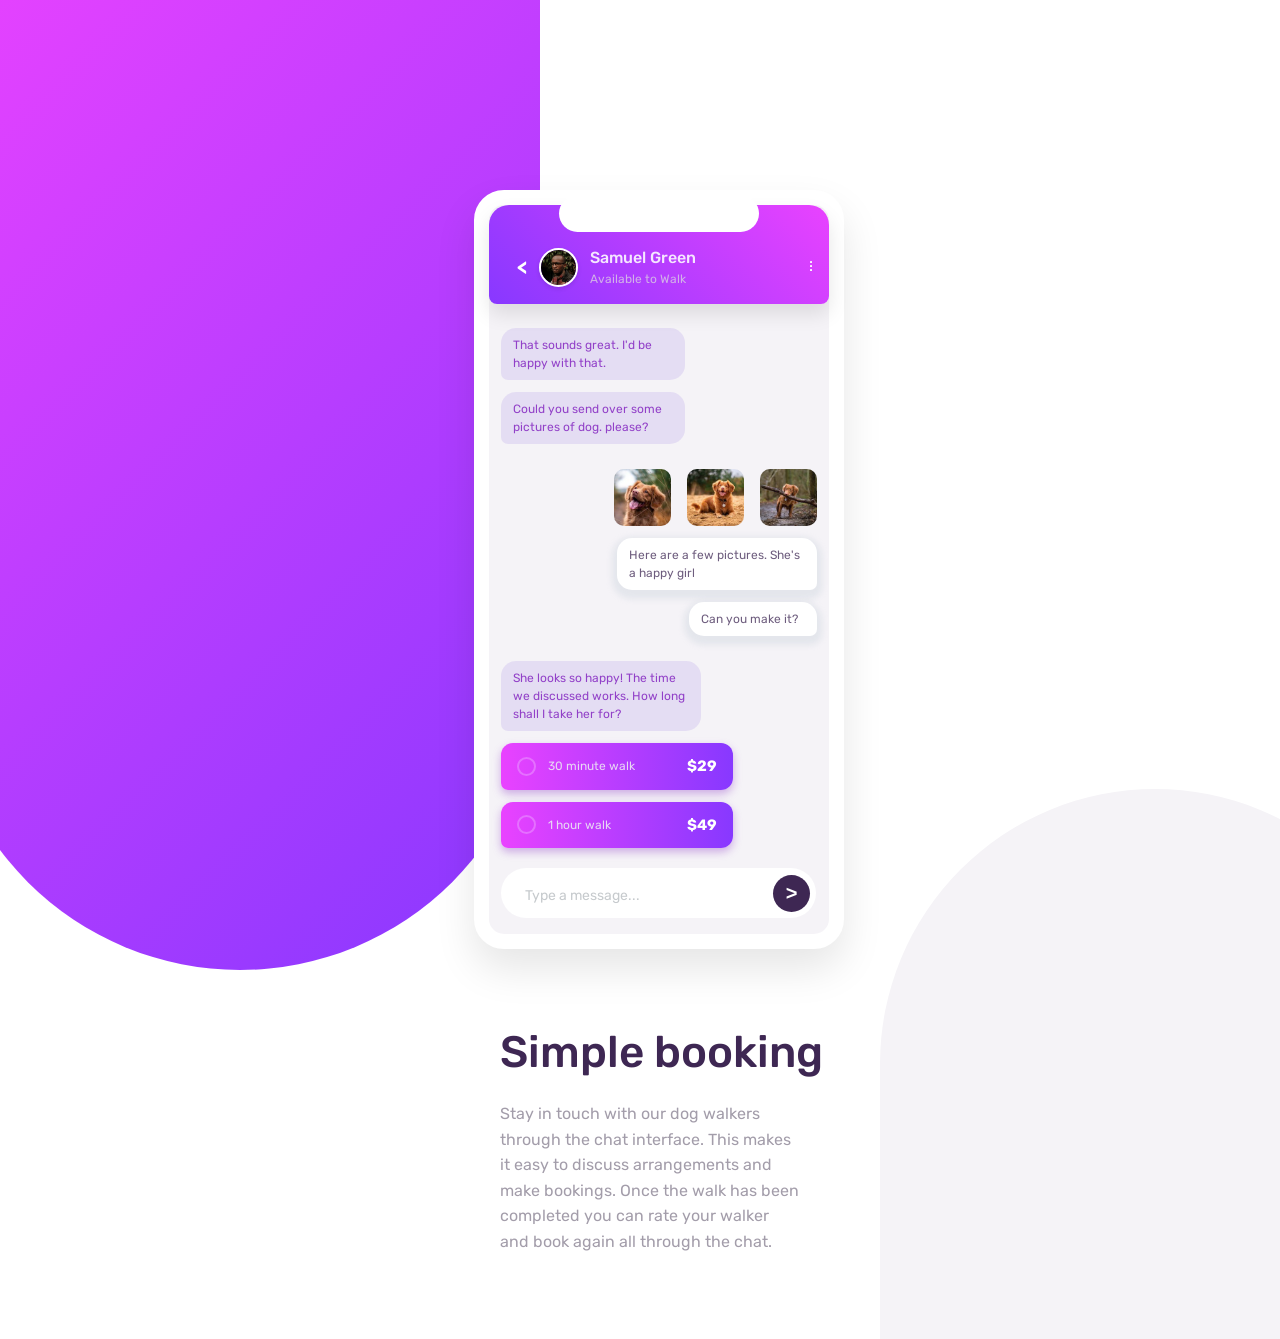
<file: index.html>
<!DOCTYPE html>
<html lang="en">
  <head>
    <meta charset="UTF-8" />
    <meta name="viewport" content="width=device-width, initial-scale=1.0" />
    <title>CHAT-APP-CSS-ILLUSTRATION-MASTER</title>
    <link rel="icon" type="image/png" sizes="32x32" href="favicon-32x32.png" />
    <link href="style.css" rel="stylesheet" />
    <link
      href="https://fonts.googleapis.com/css2?family=Rubik:wght@400;500;700&display=swap"
      rel="stylesheet"
    />
  </head>
  <body>
    <div class="background"></div>

    <div class="mobile">
      <header class="chat-header">
        <div class="white-box"></div>

        <p class="symbol1"><</p>

        <img src="avatar.jpg" alt="avatar img" class="avatar-img" />

        <div class="wrapper">
          <p class="avatar-name">Samuel Green</p>

          <p class="text1">Available to Walk</p>
        </div>
        <div class="dots">
          <p class="dot">.</p>

          <p class="dot2">.</p>

          <p>.</p>
        </div>
      </header>
      <p class="status-text">That sounds great. I'd be happy with that.</p>

      <p class="status-text2">
        Could you send over some pictures of dog. please?
      </p>

      <div class="dogs">
        <img src="dog-image-1.jpg" alt="dog img" class="dog-img" />

        <img src="dog-image-2.jpg" alt="dog img" class="dog-img" />

        <img src="dog-image-3.jpg" alt="dog-img" class="dog-img" />
      </div>

      <p class="status-text3">Here are a few pictures. She's a happy girl</p>

      <p class="status-text4">Can you make it?</p>

      <p class="status-text5">
        She looks so happy! The time we discussed works. How long shall I take
        her for?
      </p>

      <div class="price-container">
        <div class="circle"></div>

        <p class="time">30 minute walk</p>

        <p class="price">$29</p>
      </div>

      <div class="price-container">
        <div class="circle"></div>

        <p class="time">1 hour walk</p>

        <p class="price">$49</p>
      </div>

      <div class="message">
        <p class="place-holder">Type a message...</p>
        <button class="submit-button">></button>
      </div>
    </div>
    <div class="text-section">
      <div class="container2">
        <h1 class="h1">Simple booking</h1>

        <p class="text2">
          Stay in touch with our dog walkers through the chat interface. This
          makes it easy to discuss arrangements and make bookings. Once the walk
          has been completed you can rate your walker and book again all through
          the chat.
        </p>
      </div>
      <div class="background2"></div>
    </div>
  </body>
</html>
</file>
<file: style.css>
* {
  padding: 0;
  margin: 0;
}

body {
  line-height: 1.5;
  font-family: "Rubik", sans-serif;
}

.background {
  width: 100%;
  max-width: 600px;
  height: 100%;
  min-height: 1000px;
  border-radius: 0 0 400px 400px;
  margin-left: -60px;
  margin-top: -30px;
  display: inline-block;
  background: linear-gradient(135deg, hsl(293, 100%, 63%), hsl(264, 100%, 61%));
}

.mobile {
  display: inline-block;
  background-color: hsl(270, 20%, 96%);
  border: 15px solid white;
  box-shadow: 0 20px 40px rgba(0, 0, 0, 0.1);
  border-radius: 30px;
  width: 100%;
  max-width: 340px;
  height: auto;
  position: relative;
  left: -70px;
  top: -70px;
}

.chat-header {
  background: linear-gradient(225deg, hsl(293, 100%, 63%), hsl(264, 100%, 61%));
  padding: 16px;
  border-radius: 20px 20px 8px 8px;
  box-shadow: 0 10px 20px rgba(0, 0, 0, 0.1);
  margin-bottom: 24px;
  display: flex;
  align-items: center;
  gap: 12px;
  position: relative;
}

.chat-header::before {
  content: "";
  position: absolute;
  top: -10px;
  left: 50%;
  transform: translateX(-50%);
  width: 200px;
  height: 37px;
  background-color: white;
  border-radius: 20px;
}

.symbol1 {
  color: hsl(0, 0%, 100%);
  font-size: 20px;
  font-weight: 700;
  margin-top: 25px;
  cursor: pointer;
}

.avatar-img {
  width: 100%;
  max-width: 35px;
  height: 100%;
  max-height: 35px;
  border-radius: 50%;
  border: 2px solid white;
  box-shadow: 0 2px 4px rgba(0, 0, 0, 0.1);
  object-fit: cover;
  margin-top: 25px;
}

.wrapper {
  display: inline-block;
}

.avatar-name {
  font-size: 16px;
  font-weight: 500;
  color: hsl(276, 100%, 95%);
  letter-spacing: 0.3;
  margin-top: 25px;
}

.text1 {
  font-size: 12px;
  font-weight: 400;
  color: hsl(276, 55%, 80%);
}

.dots {
  margin-left: auto;
  color: hsl(0, 0%, 100%);
  margin-top: 15px;
}

.dot {
  margin-bottom: -20px;
}

.dot2 {
  margin-bottom: -20px;
}

.status-text {
  font-size: 12px;
  font-weight: 400;
  color: hsl(276, 55%, 52%);
  background-color: hsl(256, 72%, 46%, 0.1);
  width: 20ch;
  border-radius: 15px 15px 15px 7px;
  padding: 8px 12px;
  margin-left: 12px;
  margin-bottom: 12px;
}

.status-text2 {
  font-size: 12px;
  font-weight: 400;
  color: hsl(276, 55%, 52%);
  background-color: hsl(256, 72%, 46%, 0.1);
  width: 20ch;
  border-radius: 15px 15px 15px 7px;
  padding: 8px 12px;
  margin-left: 12px;
}

.dog-img {
  width: 100%;
  max-width: 57px;
  height: 100%;
  max-height: 57px;
  border-radius: 10px;
  margin-right: 12px;
  object-fit: cover;
}

.dogs {
  display: block;
  margin-left: auto;
  text-align: right;
  margin-top: 25px;
}

.status-text3 {
  font-size: 12px;
  font-weight: 400;
  color: hsl(271, 15%, 43%);
  background-color: hsl(0, 0%, 100%);
  box-shadow: 0 4px 6px 5px hsla(206, 22%, 70%, 0.2);
  width: 22ch;
  border-radius: 15px 15px 7px 15px;
  padding: 8px 12px;
  margin: 5px 12px 0 auto;
}

.status-text4 {
  font-size: 12px;
  font-weight: 400;
  color: hsl(271, 15%, 43%);
  background-color: hsl(0, 0%, 100%);
  box-shadow: 0 4px 6px 5px hsla(206, 22%, 70%, 0.2);
  width: 13ch;
  border-radius: 15px 15px 7px 15px;
  padding: 8px 12px;
  margin: 12px 12px 0 auto;
}

.status-text5 {
  font-size: 12px;
  font-weight: 400;
  color: hsl(276, 55%, 52%);
  background-color: hsl(256, 72%, 46%, 0.1);
  width: 22ch;
  border-radius: 15px 15px 15px 7px;
  padding: 8px 12px;
  margin: 25px 0 0 12px;
}

.circle {
  width: 15px;
  height: 15px;
  border: 2px solid hsl(289, 100%, 72%);
  border-radius: 50%;
}

.price-container {
  background: linear-gradient(90deg, hsl(293, 100%, 63%), hsl(264, 100%, 61%));
  padding: 12px 16px;
  border-radius: 12px 12px 12px 7px;
  display: flex;
  align-items: center;
  gap: 12px;
  box-shadow: 0 4px 8px hsla(276, 55%, 52%, 0.4);
  margin-top: 12px;
  width: 100%;
  max-width: 200px;
  margin-left: 12px;
}

.time {
  font-size: 12px;
  font-weight: 400;
  color: hsl(276, 55%, 90%);
}

.price {
  font-size: 15px;
  font-weight: 700;
  color: hsl(0, 0%, 100%);
  margin-left: auto;
}

.message {
  display: flex;
  align-items: center;
  background-color: hsl(0, 0%, 100%);
  border-radius: 30px;
  width: 100%;
  max-width: 315px;
  height: 100%;
  max-height: 50px;
  margin: 20px 12px 16px;
}

.place-holder {
  font-size: 14px;
  font-weight: 400;
  color: hsl(206, 6%, 79%);
  margin: 13px 0 8px 24px;
}

.submit-button {
  font-size: 20px;
  font-weight: 700;
  color: hsl(0, 0%, 100%);
  display: flex;
  align-items: center;
  justify-content: center;
  border-radius: 50%;
  width: 37px;
  height: 37px;
  background-color: hsl(271, 36%, 24%);
  border: none;
  margin: 8px 6px 8px auto;
  cursor: pointer;
}

.container2 {
  display: inline-block;
  position: relative;
  right: 20px;
  top: -325px;
}

.h1 {
  font-size: 44px;
  font-weight: 500;
  color: hsl(271, 36%, 24%);
  margin-bottom: 16px;
}

.text2 {
  font-size: 16px;
  font-weight: 400;
  line-height: 1.6;
  color: hsl(270, 7%, 64%);
  width: 100%;
  max-width: 45ch;
}

.background2 {
  background-color: hsl(270, 20%, 96%);
  width: 100%;
  max-width: 550px;
  height: 100%;
  min-height: 950px;
  border-radius: 300px 300px 0 0;
  display: inline-block;
  float: right;
  margin-top: -850px;
  margin-right: -300px;
}

.text-section {
  display: inline-block;
}

@media (max-width: 1388px) {
  .text-section {
    display: block;
  }

  .container2 {
    top: 0;
    right: -500px;
    position: relative;
  }

  .text2 {
    width: 30ch;
  }

  .background2 {
    margin-right: -150px;
    margin-top: -230px;
    min-height: 550px;
  }
}

@media (max-width: 934px) {
  .container2 {
    right: -380px;
    top: -700px;
  }

  .background2 {
    margin-top: -950px;
    min-height: 1220px;
  }

  .mobile {
    left: 360px;
    top: -780px;
  }
}

@media (max-width: 742px) {
  .background2 {
    margin-top: -1150px;
  }

  .container2 {
    left: 50px;
  }

  .mobile {
    left: 50px;
  }

  .background {
    width: 450px;
  }
}
</file>
